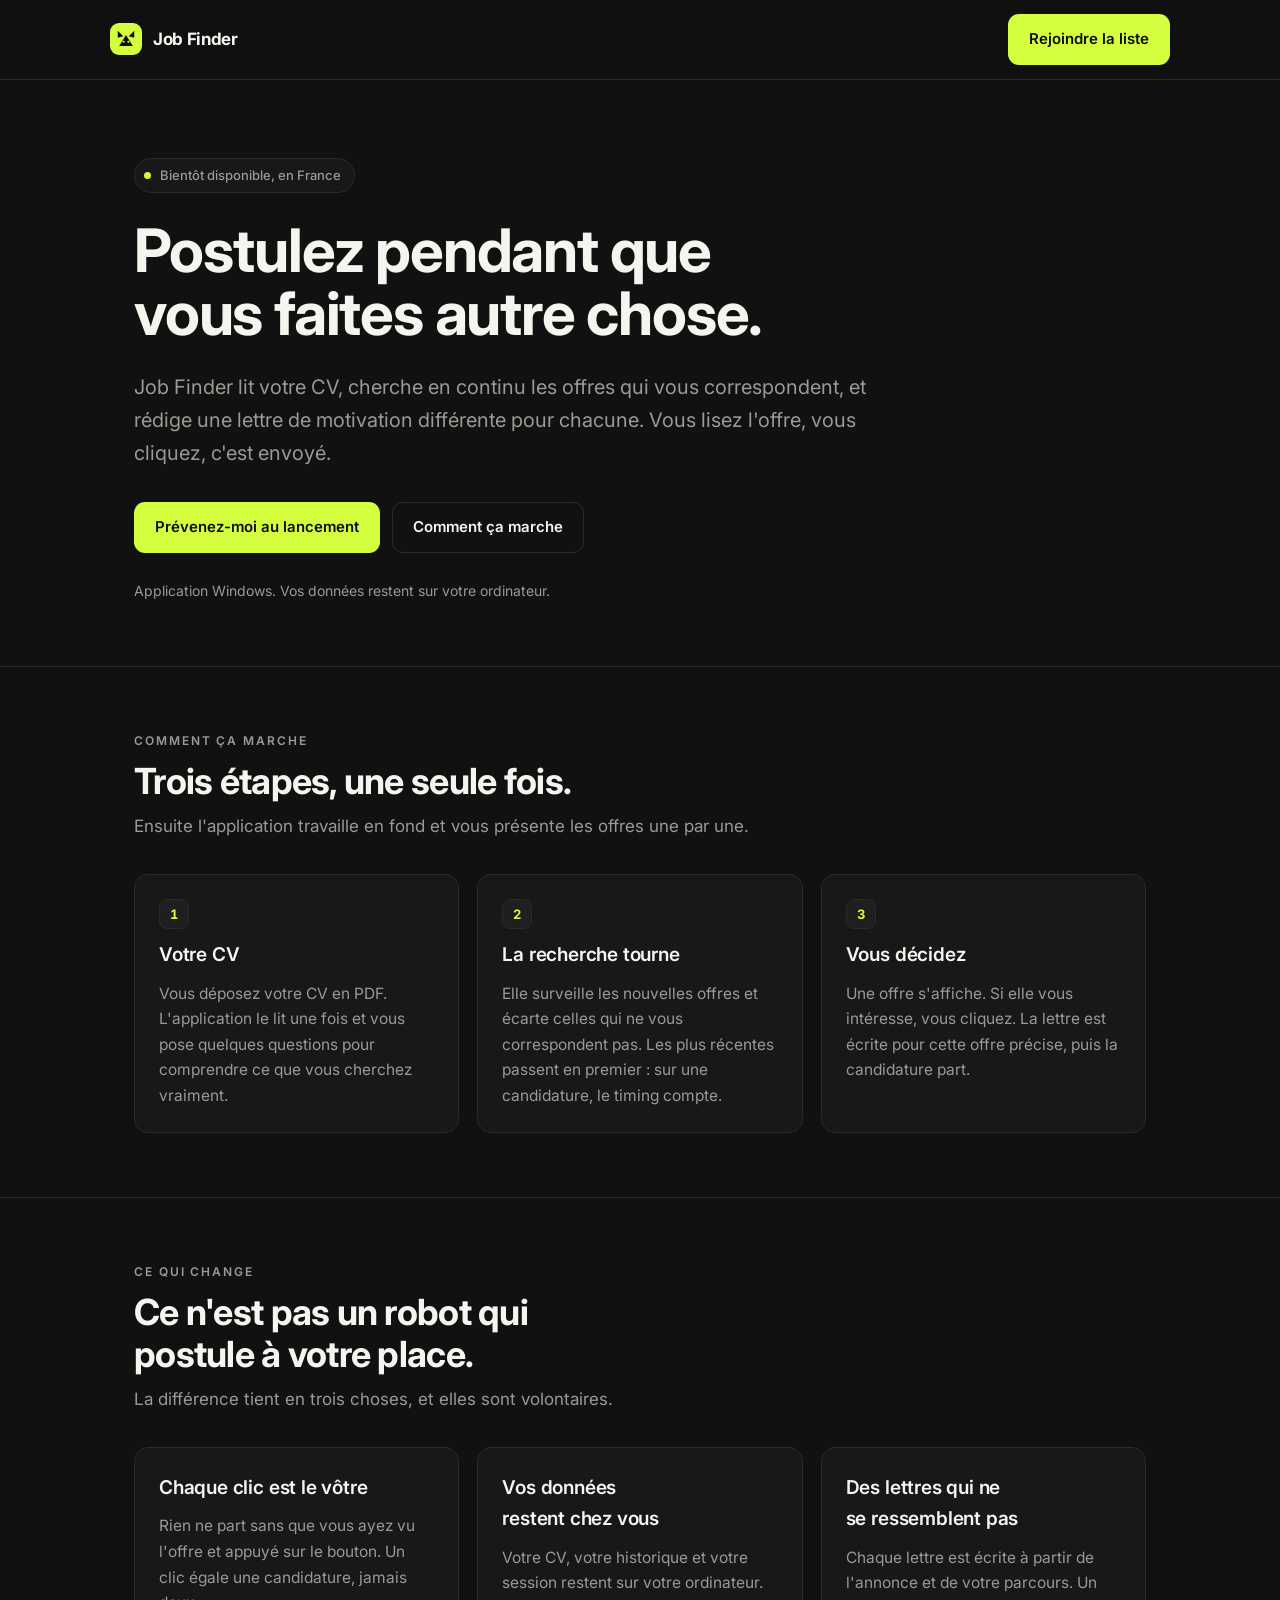
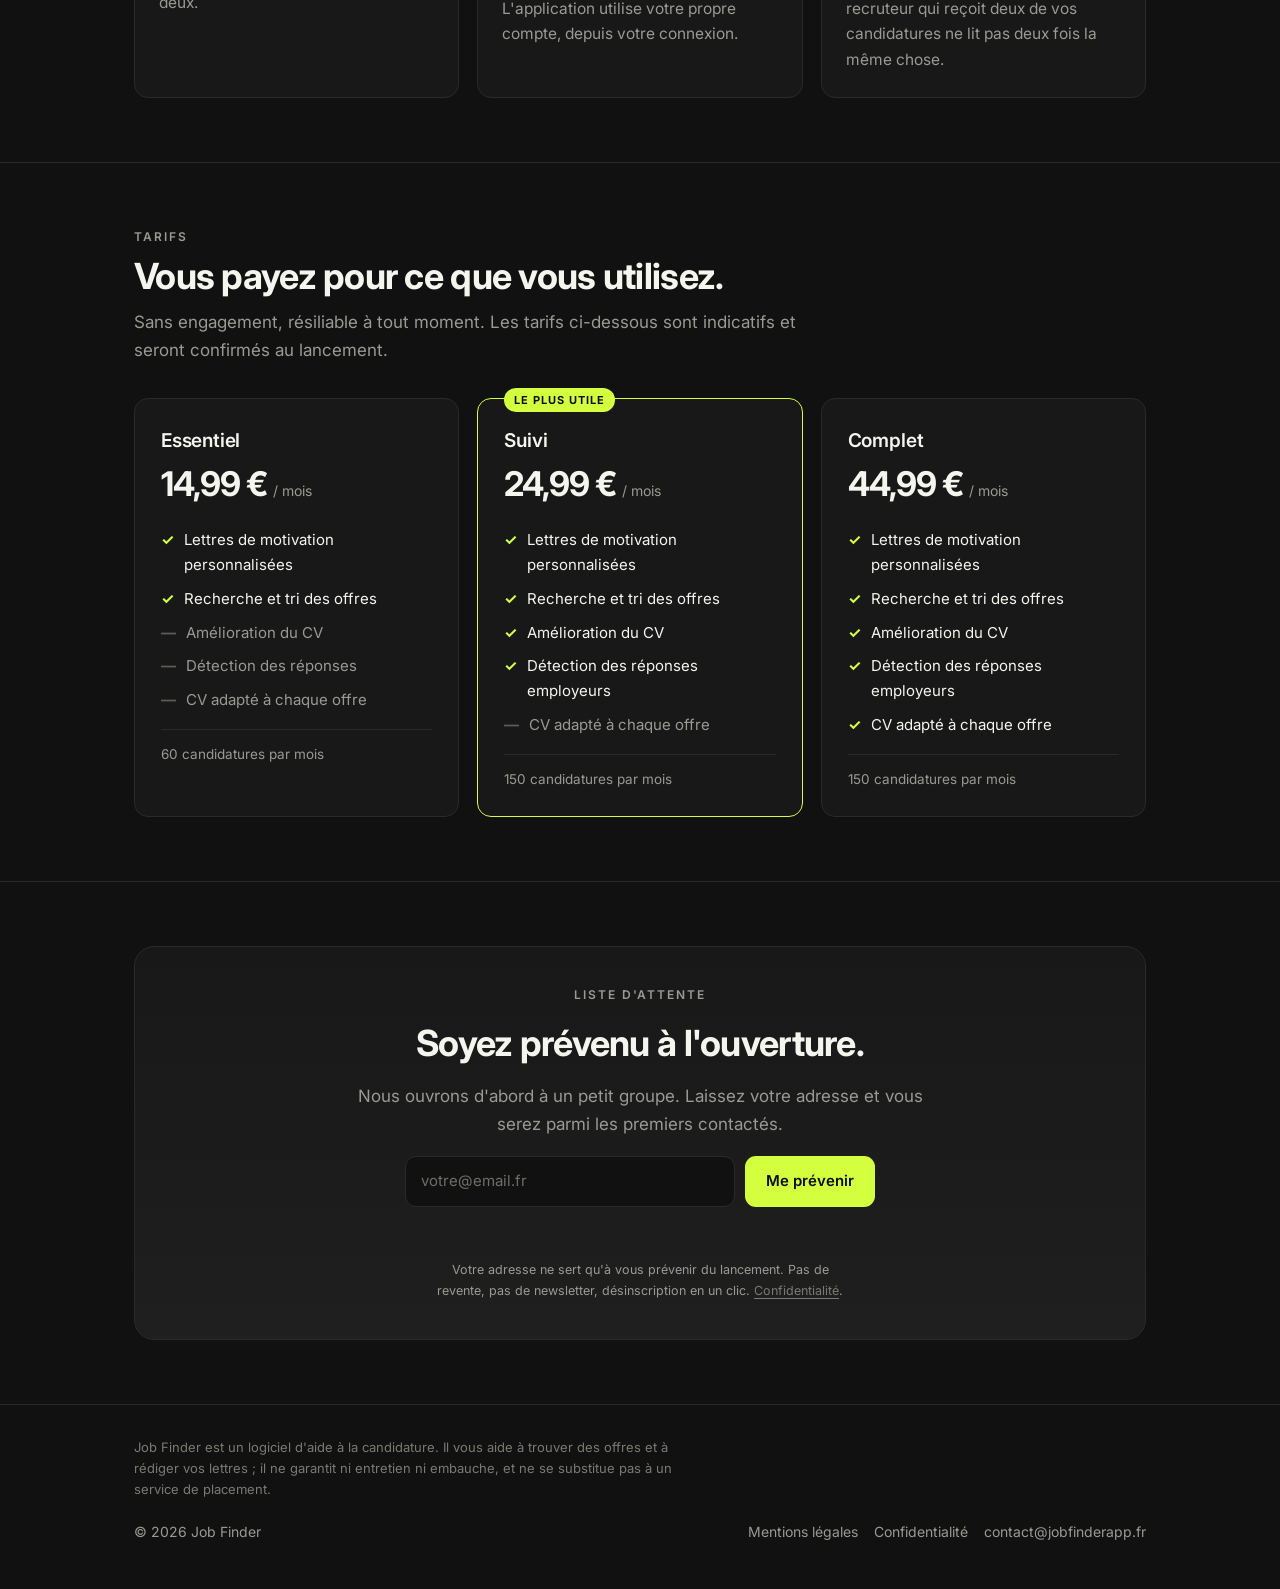
<file: index.html>
<!doctype html>
<html lang="fr">
<head>
<meta charset="utf-8">
<meta name="viewport" content="width=device-width, initial-scale=1">
<title>Job Finder — postulez pendant que vous faites autre chose</title>
<!-- Under ~155 characters or Google cuts it off mid-sentence in the results.
     Deliberately does not name the job site: no reason to optimise your own
     page to appear in searches for someone else's brand. --><meta name="description" content="Job Finder lit votre CV, trouve les offres qui vous correspondent et rédige une lettre de motivation personnalisée pour chacune. Vous cliquez, il postule.">
<meta name="color-scheme" content="dark">

<link rel="canonical" href="https://jobfinderapp.fr/">

<meta property="og:title" content="Job Finder — postulez pendant que vous faites autre chose">
<meta property="og:description" content="Il lit votre CV, trouve les offres qui vous correspondent, et écrit une lettre différente pour chaque candidature.">
<meta property="og:type" content="website">
<meta property="og:locale" content="fr_FR">
<meta property="og:url" content="https://jobfinderapp.fr/">
<meta property="og:site_name" content="Job Finder">
<meta name="twitter:card" content="summary">

<!-- Tells Google this is a software product rather than an employment agency.
     The category matters: Job Finder is a tool, not a placement service. -->
<script type="application/ld+json">
{
  "@context": "https://schema.org",
  "@type": "SoftwareApplication",
  "name": "Job Finder",
  "url": "https://jobfinderapp.fr/",
  "applicationCategory": "BusinessApplication",
  "operatingSystem": "Windows",
  "inLanguage": "fr-FR",
  "description": "Logiciel d'aide à la candidature : il lit votre CV, recherche les offres correspondantes et rédige une lettre de motivation personnalisée pour chaque candidature.",
  "offers": [
    {"@type": "Offer", "name": "Essentiel", "price": "14.99", "priceCurrency": "EUR"},
    {"@type": "Offer", "name": "Suivi", "price": "24.99", "priceCurrency": "EUR"},
    {"@type": "Offer", "name": "Complet", "price": "44.99", "priceCurrency": "EUR"}
  ]
}
</script>

<link rel="icon" href="favicon.png">
<link rel="preconnect" href="https://fonts.googleapis.com">
<link rel="preconnect" href="https://fonts.gstatic.com" crossorigin>
<link rel="stylesheet" href="https://fonts.googleapis.com/css2?family=Inter:wght@400;500;600;700&display=swap">

<style>
:root{
  --lime:#D4FF3F;
  --lime-dim:#B8E02F;
  --ink:#0E0E0E;
  --bg:#111111;
  --panel:#181818;
  --panel-2:#1F1F1F;
  --text:#F5F5F0;
  --muted:#9A9A94;
  --hairline:#2A2A2A;
  --radius:14px;
}
*{box-sizing:border-box}
html{scroll-behavior:smooth}
@media (prefers-reduced-motion:reduce){html{scroll-behavior:auto}*{animation:none!important;transition:none!important}}

body{
  margin:0;
  background:var(--bg);
  color:var(--text);
  font-family:Inter,ui-sans-serif,system-ui,-apple-system,"Segoe UI",sans-serif;
  font-size:17px;
  line-height:1.65;
  -webkit-font-smoothing:antialiased;
}

.wrap{max-width:1060px;margin:0 auto;padding:0 24px}

h1,h2,h3{margin:0;text-wrap:balance;letter-spacing:-0.02em;font-weight:700}
h1{font-size:clamp(34px,6vw,60px);line-height:1.05}
h2{font-size:clamp(26px,3.6vw,36px);line-height:1.15}
h3{font-size:19px;letter-spacing:-0.01em;font-weight:600}
p{margin:0}

a{color:var(--lime);text-underline-offset:3px}

.eyebrow{
  font-size:12px;font-weight:600;letter-spacing:.16em;text-transform:uppercase;color:var(--muted);
}

/* ---------- header ---------- */
header{
  position:sticky;top:0;z-index:20;
  background:rgba(17,17,17,.86);
  backdrop-filter:blur(10px);
  border-bottom:1px solid var(--hairline);
}
.bar{display:flex;align-items:center;justify-content:space-between;gap:16px;padding:14px 0}
.brand{display:flex;align-items:center;gap:11px;font-weight:700;letter-spacing:-0.02em;font-size:17px}
.tile{
  width:32px;height:32px;border-radius:9px;background:var(--lime);
  display:grid;place-items:center;flex:0 0 auto;
}
.tile svg{width:22px;height:22px;display:block}

/* ---------- buttons ---------- */
.btn{
  display:inline-flex;align-items:center;justify-content:center;gap:8px;
  padding:12px 20px;border-radius:11px;border:1px solid transparent;
  font:inherit;font-weight:600;font-size:15px;text-decoration:none;cursor:pointer;
  transition:transform .12s ease,background .15s ease,border-color .15s ease;
}
.btn:active{transform:translateY(1px)}
.btn-primary{background:var(--lime);color:var(--ink)}
.btn-primary:hover{background:var(--lime-dim)}
.btn-ghost{background:transparent;color:var(--text);border-color:var(--hairline)}
.btn-ghost:hover{border-color:#3A3A3A;background:var(--panel)}
.btn:focus-visible{outline:2px solid var(--lime);outline-offset:3px}

/* ---------- hero ---------- */
.hero{padding:78px 0 64px;display:grid;gap:26px;max-width:760px}
.hero p.lede{font-size:20px;color:var(--muted);max-width:60ch}
.hero .cta-row{display:flex;flex-wrap:wrap;gap:12px;align-items:center;margin-top:6px}
.hero .note{font-size:14px;color:var(--muted)}

/* justify-self, not align-self: .hero is a grid, where align-* is the vertical
   axis. align-self:flex-start left the pill stretched across the whole column. */
.badge{
  display:inline-flex;align-items:center;gap:9px;justify-self:start;
  padding:6px 13px 6px 9px;border-radius:999px;
  background:var(--panel);border:1px solid var(--hairline);
  font-size:13px;color:var(--muted);font-weight:500;
}
.dot{width:7px;height:7px;border-radius:50%;background:var(--lime);flex:0 0 auto}

/* ---------- sections ---------- */
section{padding:64px 0;border-top:1px solid var(--hairline)}
.section-head{display:grid;gap:10px;margin-bottom:34px;max-width:62ch}
.section-head p{color:var(--muted)}

.grid{display:grid;gap:18px}
@media(min-width:760px){.grid-3{grid-template-columns:repeat(3,1fr)}}

.card{
  background:var(--panel);border:1px solid var(--hairline);border-radius:var(--radius);
  padding:24px;display:grid;gap:10px;align-content:start;
}
.card p{color:var(--muted);font-size:15.5px}

.step-n{
  width:30px;height:30px;border-radius:8px;background:var(--panel-2);
  border:1px solid var(--hairline);color:var(--lime);
  display:grid;place-items:center;font-size:13px;font-weight:700;
  font-variant-numeric:tabular-nums;
}

/* ---------- pricing ---------- */
@media(min-width:860px){.grid-price{grid-template-columns:repeat(3,1fr)}}
.price{
  background:var(--panel);border:1px solid var(--hairline);border-radius:var(--radius);
  padding:26px;display:grid;gap:16px;align-content:start;position:relative;
}
.price.featured{border-color:var(--lime)}
.price .tag{
  position:absolute;top:-11px;left:26px;
  background:var(--lime);color:var(--ink);
  font-size:11px;font-weight:700;letter-spacing:.09em;text-transform:uppercase;
  padding:3px 10px;border-radius:999px;
}
.amount{display:flex;align-items:baseline;gap:6px}
.amount b{font-size:34px;font-weight:700;letter-spacing:-0.03em}
.amount span{color:var(--muted);font-size:14px}
.price ul{list-style:none;margin:0;padding:0;display:grid;gap:9px;font-size:15px}
.price li{display:flex;gap:10px;align-items:flex-start;color:var(--muted)}
.price li.on{color:var(--text)}
.tick{color:var(--lime);flex:0 0 auto;font-weight:700}
.cross{color:#5A5A56;flex:0 0 auto;font-weight:700}
.cap{font-size:13.5px;color:var(--muted);border-top:1px solid var(--hairline);padding-top:13px}

/* ---------- waitlist ---------- */
.waitlist{
  background:linear-gradient(180deg,var(--panel) 0%,var(--panel-2) 100%);
  border:1px solid var(--hairline);border-radius:20px;padding:38px 30px;
  display:grid;gap:18px;justify-items:center;text-align:center;
}
.waitlist h2{max-width:20ch}
.waitlist p{color:var(--muted);max-width:52ch}
form{display:flex;flex-wrap:wrap;gap:10px;justify-content:center;width:100%;max-width:470px}
input[type=email]{
  flex:1 1 240px;padding:12px 15px;border-radius:11px;
  background:var(--bg);border:1px solid var(--hairline);color:var(--text);
  font:inherit;font-size:15px;
}
input[type=email]::placeholder{color:#6E6E68}
input[type=email]:focus{outline:2px solid var(--lime);outline-offset:1px;border-color:transparent}
.consent{font-size:12.5px;color:#7A7A74;max-width:48ch}
.consent a{color:#7A7A74;text-decoration:underline}
.consent a:hover{color:var(--text)}

.form-message{font-size:14.5px;min-height:1.2em;margin:0}
.form-message.ok{color:var(--lime)}
.form-message.bad{color:#FF8A80}
.btn[disabled]{opacity:.6;cursor:progress}

/* ---------- footer ---------- */
footer{border-top:1px solid var(--hairline);padding:32px 0 46px;color:var(--muted);font-size:14px}
.foot-inner{display:grid;gap:20px}
.disclaimer{font-size:13px;color:#7A7A74;max-width:70ch;line-height:1.6}
.foot{display:flex;flex-wrap:wrap;gap:14px 26px;align-items:center;justify-content:space-between}
.foot nav{display:flex;flex-wrap:wrap;gap:16px}
.foot a{color:var(--muted);text-decoration:none}
.foot a:hover{color:var(--text);text-decoration:underline}
</style>
</head>
<body>

<header>
  <div class="wrap bar">
    <div class="brand">
      <span class="tile" aria-hidden="true">
        <svg viewBox="0 0 32 32">
          <polygon points="4,4 12,12 4,14" fill="#0E0E0E"/>
          <polygon points="28,4 20,12 28,14" fill="#0E0E0E"/>
          <polygon points="16,10 26,26 6,26" fill="#0E0E0E"/>
          <circle cx="12.5" cy="20" r="1.6" fill="#D4FF3F"/>
          <circle cx="19.5" cy="20" r="1.6" fill="#D4FF3F"/>
        </svg>
      </span>
      Job Finder
    </div>
    <a class="btn btn-primary" href="#liste">Rejoindre la liste</a>
  </div>
</header>

<main>
  <div class="wrap">
    <div class="hero">
      <span class="badge"><span class="dot"></span> Bientôt disponible, en France</span>
      <h1>Postulez pendant que vous faites autre chose.</h1>
      <p class="lede">
        Job Finder lit votre CV, cherche en continu les offres qui vous correspondent,
        et rédige une lettre de motivation différente pour chacune. Vous lisez l'offre,
        vous cliquez, c'est envoyé.
      </p>
      <div class="cta-row">
        <a class="btn btn-primary" href="#liste">Prévenez-moi au lancement</a>
        <a class="btn btn-ghost" href="#fonctionnement">Comment ça marche</a>
      </div>
      <p class="note">Application Windows. Vos données restent sur votre ordinateur.</p>
    </div>
  </div>

  <section id="fonctionnement">
    <div class="wrap">
      <div class="section-head">
        <p class="eyebrow">Comment ça marche</p>
        <h2>Trois étapes, une seule fois.</h2>
        <p>Ensuite l'application travaille en fond et vous présente les offres une par une.</p>
      </div>
      <div class="grid grid-3">
        <div class="card">
          <span class="step-n">1</span>
          <h3>Votre CV</h3>
          <p>Vous déposez votre CV en PDF. L'application le lit une fois et vous pose quelques
             questions pour comprendre ce que vous cherchez vraiment.</p>
        </div>
        <div class="card">
          <span class="step-n">2</span>
          <h3>La recherche tourne</h3>
          <p>Elle surveille les nouvelles offres et écarte celles qui ne vous correspondent pas.
             Les plus récentes passent en premier : sur une candidature, le timing compte.</p>
        </div>
        <div class="card">
          <span class="step-n">3</span>
          <h3>Vous décidez</h3>
          <p>Une offre s'affiche. Si elle vous intéresse, vous cliquez. La lettre est écrite
             pour cette offre précise, puis la candidature part.</p>
        </div>
      </div>
    </div>
  </section>

  <section id="difference">
    <div class="wrap">
      <div class="section-head">
        <p class="eyebrow">Ce qui change</p>
        <h2>Ce n'est pas un robot qui postule à votre place.</h2>
        <p>La différence tient en trois choses, et elles sont volontaires.</p>
      </div>
      <div class="grid grid-3">
        <div class="card">
          <h3>Chaque clic est le vôtre</h3>
          <p>Rien ne part sans que vous ayez vu l'offre et appuyé sur le bouton.
             Un clic égale une candidature, jamais deux.</p>
        </div>
        <div class="card">
          <h3>Vos données restent chez vous</h3>
          <p>Votre CV, votre historique et votre session restent sur votre ordinateur.
             L'application utilise votre propre compte, depuis votre connexion.</p>
        </div>
        <div class="card">
          <h3>Des lettres qui ne se ressemblent pas</h3>
          <p>Chaque lettre est écrite à partir de l'annonce et de votre parcours.
             Un recruteur qui reçoit deux de vos candidatures ne lit pas deux fois la même chose.</p>
        </div>
      </div>
    </div>
  </section>

  <section id="tarifs">
    <div class="wrap">
      <div class="section-head">
        <p class="eyebrow">Tarifs</p>
        <h2>Vous payez pour ce que vous utilisez.</h2>
        <p>Sans engagement, résiliable à tout moment. Les tarifs ci-dessous sont indicatifs
           et seront confirmés au lancement.</p>
      </div>
      <div class="grid grid-price">

        <div class="price">
          <div>
            <h3>Essentiel</h3>
            <div class="amount"><b>14,99 €</b><span>/ mois</span></div>
          </div>
          <ul>
            <li class="on"><span class="tick">✓</span> Lettres de motivation personnalisées</li>
            <li class="on"><span class="tick">✓</span> Recherche et tri des offres</li>
            <li><span class="cross">—</span> Amélioration du CV</li>
            <li><span class="cross">—</span> Détection des réponses</li>
            <li><span class="cross">—</span> CV adapté à chaque offre</li>
          </ul>
          <p class="cap">60 candidatures par mois</p>
        </div>

        <div class="price featured">
          <span class="tag">Le plus utile</span>
          <div>
            <h3>Suivi</h3>
            <div class="amount"><b>24,99 €</b><span>/ mois</span></div>
          </div>
          <ul>
            <li class="on"><span class="tick">✓</span> Lettres de motivation personnalisées</li>
            <li class="on"><span class="tick">✓</span> Recherche et tri des offres</li>
            <li class="on"><span class="tick">✓</span> Amélioration du CV</li>
            <li class="on"><span class="tick">✓</span> Détection des réponses employeurs</li>
            <li><span class="cross">—</span> CV adapté à chaque offre</li>
          </ul>
          <p class="cap">150 candidatures par mois</p>
        </div>

        <div class="price">
          <div>
            <h3>Complet</h3>
            <div class="amount"><b>44,99 €</b><span>/ mois</span></div>
          </div>
          <ul>
            <li class="on"><span class="tick">✓</span> Lettres de motivation personnalisées</li>
            <li class="on"><span class="tick">✓</span> Recherche et tri des offres</li>
            <li class="on"><span class="tick">✓</span> Amélioration du CV</li>
            <li class="on"><span class="tick">✓</span> Détection des réponses employeurs</li>
            <li class="on"><span class="tick">✓</span> CV adapté à chaque offre</li>
          </ul>
          <p class="cap">150 candidatures par mois</p>
        </div>

      </div>
    </div>
  </section>

  <section id="liste">
    <div class="wrap">
      <div class="waitlist">
        <p class="eyebrow">Liste d'attente</p>
        <h2>Soyez prévenu à l'ouverture.</h2>
        <p>Nous ouvrons d'abord à un petit groupe. Laissez votre adresse et vous serez
           parmi les premiers contactés.</p>

        <form id="waitlist-form" novalidate>
          <input type="email" name="email" required autocomplete="email"
                 placeholder="votre@email.fr" aria-label="Votre adresse email">
          <button class="btn btn-primary" type="submit" id="waitlist-submit">Me prévenir</button>
        </form>

        <p id="waitlist-message" class="form-message" role="status" aria-live="polite"></p>

        <p class="consent">
          Votre adresse ne sert qu'à vous prévenir du lancement. Pas de revente,
          pas de newsletter, désinscription en un clic.
          <a href="confidentialite.html">Confidentialité</a>.
        </p>
      </div>
    </div>
  </section>
</main>

<footer>
  <div class="wrap foot-inner">
    <!-- Says plainly what this is. France regulates paid job PLACEMENT; a tool
         that helps you apply is a different thing, and the difference has to be
         visible in the copy, not just true in the intent. -->
    <p class="disclaimer">
      Job Finder est un logiciel d'aide à la candidature. Il vous aide à trouver
      des offres et à rédiger vos lettres&nbsp;; il ne garantit ni entretien
      ni embauche, et ne se substitue pas à un service de placement.
    </p>
    <div class="foot">
      <span>© 2026 Job Finder</span>
      <!-- No CGV link yet, on purpose: conditions of SALE describe a sale, and
           nothing is for sale until the beta opens. A page saying "we sell
           nothing" would be worse than no page. It goes back before the first
           euro is taken. -->
      <nav>
        <a href="mentions-legales.html">Mentions légales</a>
        <a href="confidentialite.html">Confidentialité</a>
        <a href="mailto:contact@jobfinderapp.fr">contact@jobfinderapp.fr</a>
      </nav>
    </div>
  </div>
</footer>

<script>
/* ═══════════════════════════════════════════════════════════════════
   ▼ THE ONE LINE TO CHANGE ▼

   The Formspree endpoint. Safe to have in a public page — it is a
   letterbox: anyone can post to it, nobody can read what was posted
   without signing in to the Formspree account. Not the same kind of
   thing as an API key, which must never appear here.

   Free plan: 50 submissions a month. If a video does well, that is
   the ceiling you hit first.
   ═══════════════════════════════════════════════════════════════════ */
const WAITLIST_ENDPOINT = "https://formspree.io/f/xljrkzvo";

(function () {
  const form = document.getElementById("waitlist-form");
  const field = form.querySelector('input[name="email"]');
  const button = document.getElementById("waitlist-submit");
  const message = document.getElementById("waitlist-message");

  function say(text, kind) {
    message.textContent = text;
    message.className = "form-message" + (kind ? " " + kind : "");
  }

  form.addEventListener("submit", async function (event) {
    event.preventDefault();

    const email = field.value.trim();
    // Checked here as well as by the browser: novalidate gives us a message
    // in our own voice and in French, rather than the browser's.
    if (!email || !/^[^\s@]+@[^\s@]+\.[^\s@]{2,}$/.test(email)) {
      say("Cette adresse n'a pas l'air valide.", "bad");
      field.focus();
      return;
    }

    if (!WAITLIST_ENDPOINT) {
      say("Les inscriptions ouvrent très bientôt. Revenez dans quelques jours.", "bad");
      return;
    }

    button.disabled = true;
    const original = button.textContent;
    button.textContent = "Envoi…";
    say("");

    try {
      const response = await fetch(WAITLIST_ENDPOINT, {
        method: "POST",
        headers: { "Content-Type": "application/json", Accept: "application/json" },
        body: JSON.stringify({ email: email }),
      });

      if (response.ok) {
        form.hidden = true;
        say("C'est noté. Vous serez prévenu dès l'ouverture.", "ok");
      } else {
        say("L'envoi a échoué. Réessayez, ou écrivez à contact@jobfinderapp.fr.", "bad");
      }
    } catch (e) {
      // Offline, or the request was blocked. Either way the address is lost,
      // so give them a route that does not depend on this form working.
      say("Connexion impossible. Réessayez, ou écrivez à contact@jobfinderapp.fr.", "bad");
    } finally {
      button.disabled = false;
      button.textContent = original;
    }
  });
})();
</script>

</body>
</html>
</file>
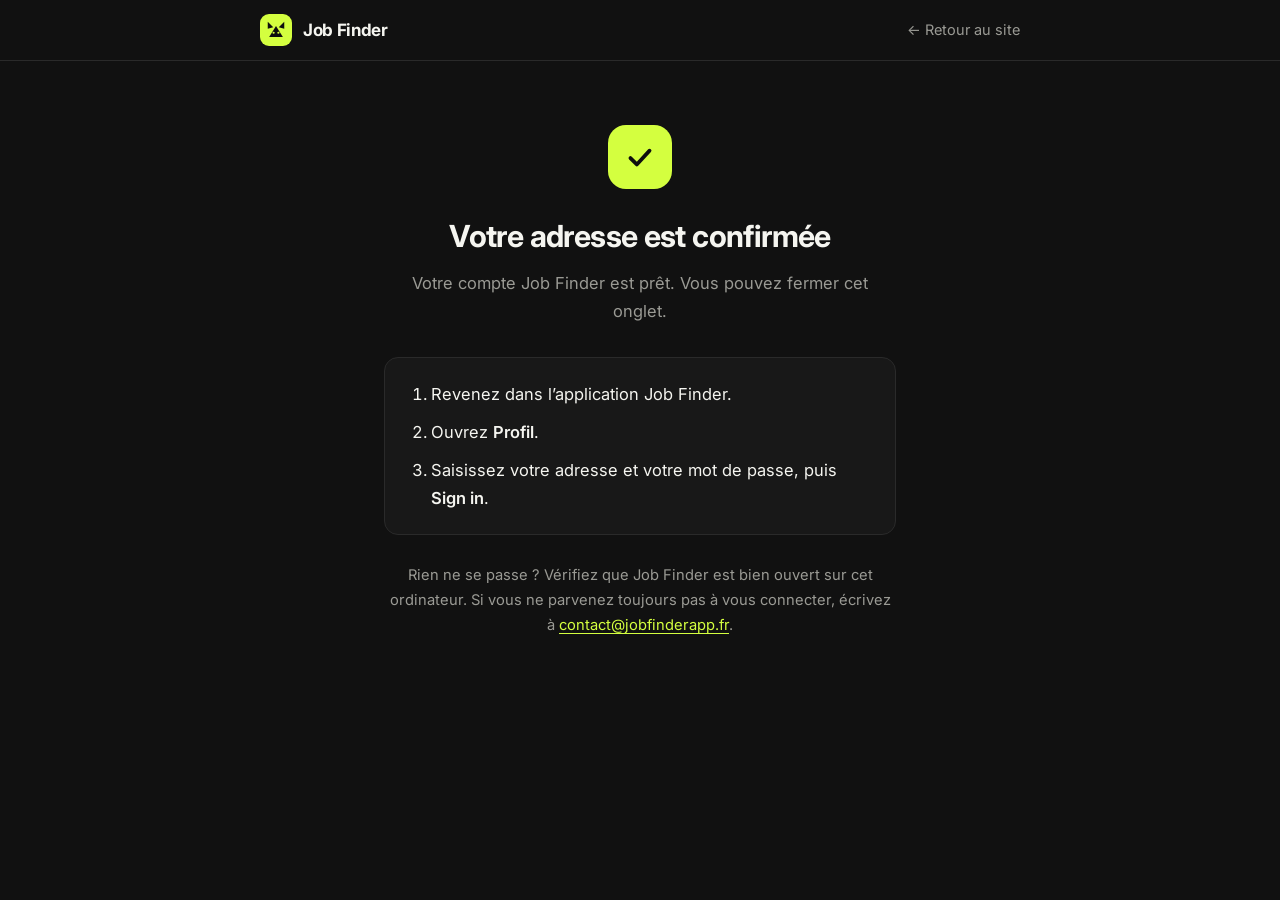
<file: compte-confirme.html>
<!doctype html>
<html lang="fr">
<head>
<meta charset="utf-8">
<meta name="viewport" content="width=device-width, initial-scale=1">
<title>Adresse confirmée — Job Finder</title>
<meta name="color-scheme" content="dark">

<!-- Not a page anyone should reach from a search result: it is the landing
     spot for one link in one email, and it says nothing useful out of that
     context. -->
<meta name="robots" content="noindex, follow">

<link rel="icon" href="/favicon.png" type="image/png">
<link rel="preconnect" href="https://fonts.googleapis.com">
<link rel="preconnect" href="https://fonts.gstatic.com" crossorigin>
<link href="https://fonts.googleapis.com/css2?family=Inter:wght@400;600;700&display=swap" rel="stylesheet">
<link rel="stylesheet" href="/legal.css">

<style>
  /* This page is one message, so it is centred rather than following the
     document layout the legal pages use. */
  main.confirm{max-width:560px;padding-top:64px;padding-bottom:96px;text-align:center}
  .confirm .mark{
    width:64px;height:64px;border-radius:18px;background:var(--lime);
    display:inline-flex;align-items:center;justify-content:center;margin-bottom:28px;
  }
  .confirm h1{font-size:1.9rem;line-height:1.25;margin:0 0 14px}
  .confirm .lead{color:var(--muted);margin:0 0 32px}
  .steps{
    text-align:left;background:var(--panel);border:1px solid var(--hairline);
    border-radius:14px;padding:22px 26px;margin:0 0 28px;
  }
  .steps ol{margin:0;padding-left:20px}
  .steps li{margin:0 0 10px}
  .steps li:last-child{margin-bottom:0}
  .aside{color:var(--muted);font-size:0.92rem}
</style>
</head>
<body>

<header>
  <div class="wrap bar">
    <a class="brand" href="/">
      <span class="tile" aria-hidden="true">
        <svg viewBox="0 0 32 32">
          <polygon points="4,4 12,12 4,14" fill="#0E0E0E"/>
          <polygon points="28,4 20,12 28,14" fill="#0E0E0E"/>
          <polygon points="16,10 26,26 6,26" fill="#0E0E0E"/>
          <circle cx="12.5" cy="20" r="1.6" fill="#D4FF3F"/>
          <circle cx="19.5" cy="20" r="1.6" fill="#D4FF3F"/>
        </svg>
      </span>
      Job Finder
    </a>
    <a class="back" href="/">← Retour au site</a>
  </div>
</header>

<main class="wrap confirm">
  <span class="mark" aria-hidden="true">
    <svg viewBox="0 0 32 32" width="34" height="34">
      <path d="M7 17 L13 23 L25 10" fill="none" stroke="#0E0E0E"
            stroke-width="3.5" stroke-linecap="round" stroke-linejoin="round"/>
    </svg>
  </span>

  <h1>Votre adresse est confirmée</h1>
  <p class="lead">Votre compte Job Finder est prêt. Vous pouvez fermer cet onglet.</p>

  <div class="steps">
    <ol>
      <li>Revenez dans l’application Job Finder.</li>
      <li>Ouvrez <strong>Profil</strong>.</li>
      <li>Saisissez votre adresse et votre mot de passe, puis
          <strong>Sign in</strong>.</li>
    </ol>
  </div>

  <p class="aside">
    Rien ne se passe ? Vérifiez que Job Finder est bien ouvert sur cet
    ordinateur. Si vous ne parvenez toujours pas à vous connecter, écrivez à
    <a href="mailto:contact@jobfinderapp.fr">contact@jobfinderapp.fr</a>.
  </p>
</main>

</body>
</html>
</file>
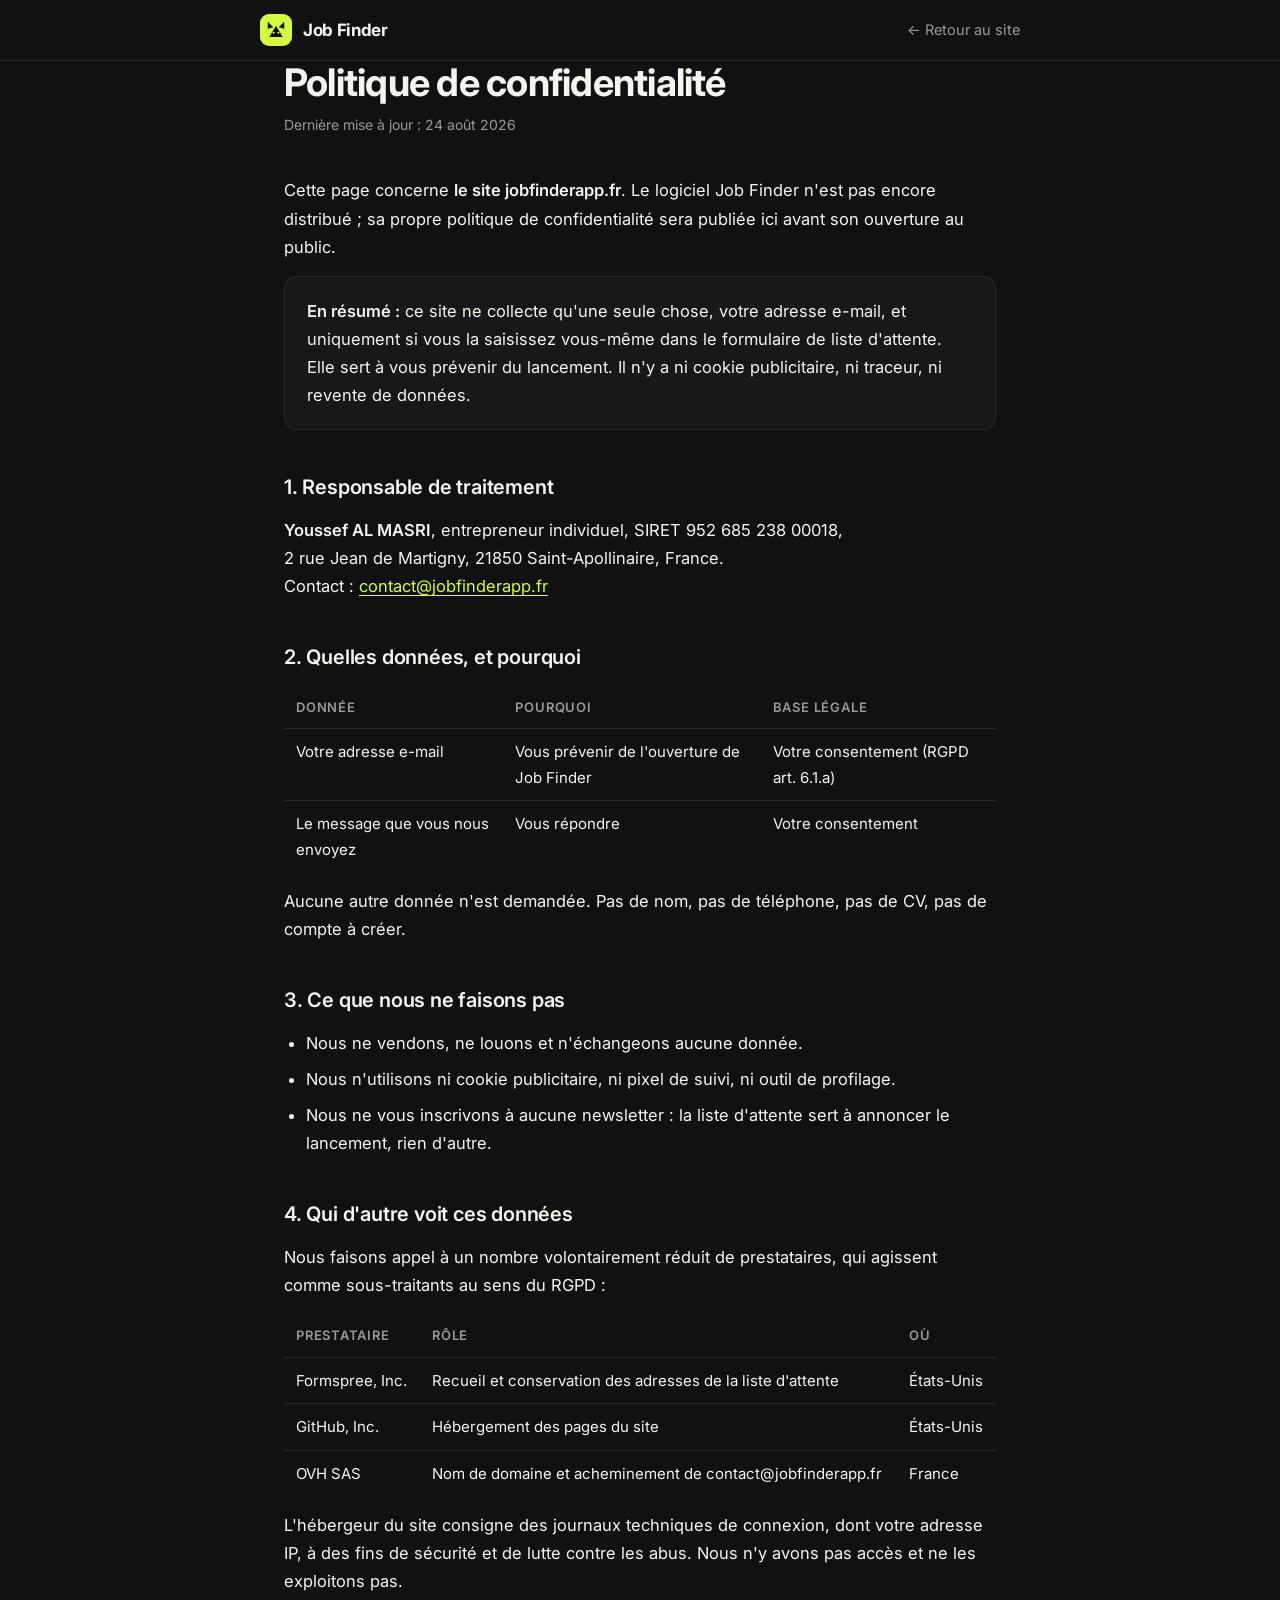
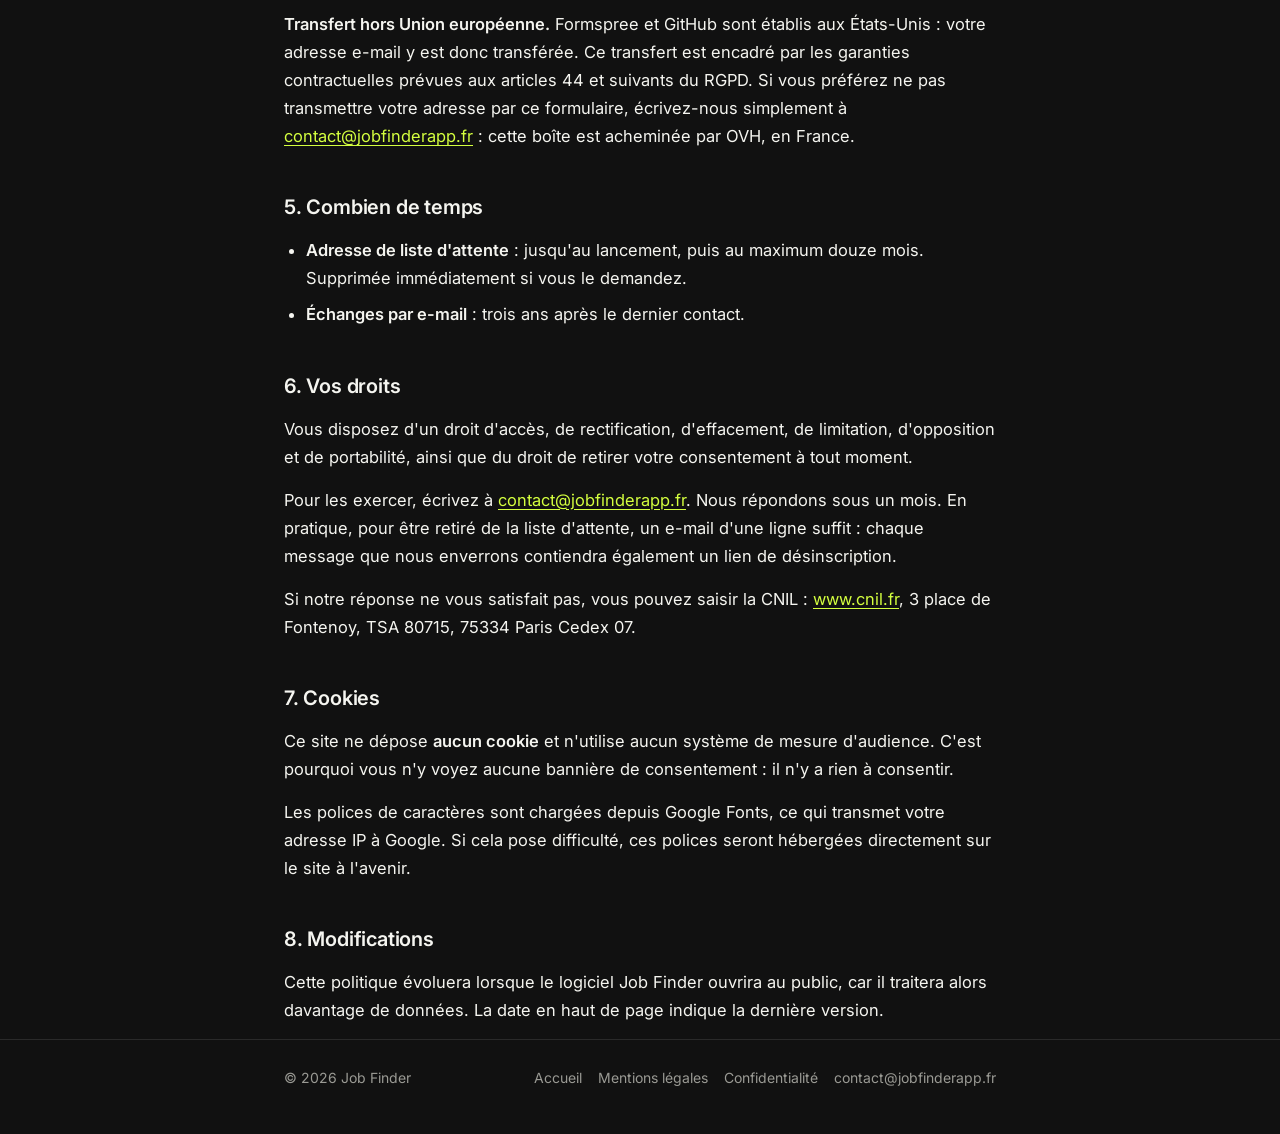
<file: confidentialite.html>
<!doctype html>
<html lang="fr">
<head>
<meta charset="utf-8">
<meta name="viewport" content="width=device-width, initial-scale=1">
<title>Politique de confidentialité — Job Finder</title>
<meta name="description" content="Quelles données le site jobfinderapp.fr collecte, pourquoi, combien de temps, et comment exercer vos droits.">
<meta name="robots" content="index, follow">
<meta name="color-scheme" content="dark">
<link rel="icon" href="favicon.png">
<link rel="canonical" href="https://jobfinderapp.fr/confidentialite.html">
<link rel="preconnect" href="https://fonts.googleapis.com">
<link rel="preconnect" href="https://fonts.gstatic.com" crossorigin>
<link rel="stylesheet" href="https://fonts.googleapis.com/css2?family=Inter:wght@400;500;600;700&display=swap">
<link rel="stylesheet" href="legal.css">
</head>
<body>

<header>
  <div class="wrap bar">
    <a class="brand" href="/">
      <span class="tile" aria-hidden="true">
        <svg viewBox="0 0 32 32">
          <polygon points="4,4 12,12 4,14" fill="#0E0E0E"/>
          <polygon points="28,4 20,12 28,14" fill="#0E0E0E"/>
          <polygon points="16,10 26,26 6,26" fill="#0E0E0E"/>
          <circle cx="12.5" cy="20" r="1.6" fill="#D4FF3F"/>
          <circle cx="19.5" cy="20" r="1.6" fill="#D4FF3F"/>
        </svg>
      </span>
      Job Finder
    </a>
    <a class="back" href="/">← Retour au site</a>
  </div>
</header>

<main class="wrap">
  <h1>Politique de confidentialité</h1>
  <p class="updated">Dernière mise à jour : 24 août 2026</p>

  <p>
    Cette page concerne <strong>le site jobfinderapp.fr</strong>. Le logiciel
    Job Finder n'est pas encore distribué&nbsp;; sa propre politique de
    confidentialité sera publiée ici avant son ouverture au public.
  </p>

  <div class="panel">
    <p>
      <strong>En résumé :</strong> ce site ne collecte qu'une seule chose, votre
      adresse e-mail, et uniquement si vous la saisissez vous-même dans le
      formulaire de liste d'attente. Elle sert à vous prévenir du lancement.
      Il n'y a ni cookie publicitaire, ni traceur, ni revente de données.
    </p>
  </div>

  <h2>1. Responsable de traitement</h2>
  <p>
    <strong>Youssef AL MASRI</strong>, entrepreneur individuel,
    SIRET 952 685 238 00018,<br>
    2 rue Jean de Martigny, 21850 Saint-Apollinaire, France.<br>
    Contact : <a href="mailto:contact@jobfinderapp.fr">contact@jobfinderapp.fr</a>
  </p>

  <h2>2. Quelles données, et pourquoi</h2>
  <table>
    <thead>
      <tr><th>Donnée</th><th>Pourquoi</th><th>Base légale</th></tr>
    </thead>
    <tbody>
      <tr>
        <td>Votre adresse e-mail</td>
        <td>Vous prévenir de l'ouverture de Job Finder</td>
        <td>Votre consentement (RGPD art. 6.1.a)</td>
      </tr>
      <tr>
        <td>Le message que vous nous envoyez</td>
        <td>Vous répondre</td>
        <td>Votre consentement</td>
      </tr>
    </tbody>
  </table>
  <p>
    Aucune autre donnée n'est demandée. Pas de nom, pas de téléphone, pas de CV,
    pas de compte à créer.
  </p>

  <h2>3. Ce que nous ne faisons pas</h2>
  <ul>
    <li>Nous ne vendons, ne louons et n'échangeons aucune donnée.</li>
    <li>Nous n'utilisons ni cookie publicitaire, ni pixel de suivi, ni outil de profilage.</li>
    <li>Nous ne vous inscrivons à aucune newsletter&nbsp;: la liste d'attente sert à annoncer le lancement, rien d'autre.</li>
  </ul>

  <h2>4. Qui d'autre voit ces données</h2>
  <p>
    Nous faisons appel à un nombre volontairement réduit de prestataires, qui
    agissent comme sous-traitants au sens du RGPD&nbsp;:
  </p>
  <table>
    <thead>
      <tr><th>Prestataire</th><th>Rôle</th><th>Où</th></tr>
    </thead>
    <tbody>
      <tr>
        <td>Formspree, Inc.</td>
        <td>Recueil et conservation des adresses de la liste d'attente</td>
        <td>États-Unis</td>
      </tr>
      <tr>
        <td>GitHub, Inc.</td>
        <td>Hébergement des pages du site</td>
        <td>États-Unis</td>
      </tr>
      <tr>
        <td>OVH SAS</td>
        <td>Nom de domaine et acheminement de contact@jobfinderapp.fr</td>
        <td>France</td>
      </tr>
    </tbody>
  </table>
  <p>
    L'hébergeur du site consigne des journaux techniques de connexion, dont
    votre adresse IP, à des fins de sécurité et de lutte contre les abus. Nous
    n'y avons pas accès et ne les exploitons pas.
  </p>
  <p>
    <strong>Transfert hors Union européenne.</strong> Formspree et GitHub sont
    établis aux États-Unis&nbsp;: votre adresse e-mail y est donc transférée.
    Ce transfert est encadré par les garanties contractuelles prévues aux
    articles 44 et suivants du RGPD. Si vous préférez ne pas transmettre votre
    adresse par ce formulaire, écrivez-nous simplement à
    <a href="mailto:contact@jobfinderapp.fr">contact@jobfinderapp.fr</a>&nbsp;:
    cette boîte est acheminée par OVH, en France.
  </p>

  <h2>5. Combien de temps</h2>
  <ul>
    <li><strong>Adresse de liste d'attente</strong> : jusqu'au lancement, puis au maximum douze mois. Supprimée immédiatement si vous le demandez.</li>
    <li><strong>Échanges par e-mail</strong> : trois ans après le dernier contact.</li>
  </ul>

  <h2>6. Vos droits</h2>
  <p>
    Vous disposez d'un droit d'accès, de rectification, d'effacement, de
    limitation, d'opposition et de portabilité, ainsi que du droit de retirer
    votre consentement à tout moment.
  </p>
  <p>
    Pour les exercer, écrivez à
    <a href="mailto:contact@jobfinderapp.fr">contact@jobfinderapp.fr</a>. Nous
    répondons sous un mois. En pratique, pour être retiré de la liste d'attente,
    un e-mail d'une ligne suffit&nbsp;: chaque message que nous enverrons
    contiendra également un lien de désinscription.
  </p>
  <p>
    Si notre réponse ne vous satisfait pas, vous pouvez saisir la CNIL&nbsp;:
    <a href="https://www.cnil.fr" rel="noopener">www.cnil.fr</a>, 3 place de
    Fontenoy, TSA 80715, 75334 Paris Cedex 07.
  </p>

  <h2>7. Cookies</h2>
  <p>
    Ce site ne dépose <strong>aucun cookie</strong> et n'utilise aucun système de
    mesure d'audience. C'est pourquoi vous n'y voyez aucune bannière de
    consentement&nbsp;: il n'y a rien à consentir.
  </p>
  <p>
    Les polices de caractères sont chargées depuis Google Fonts, ce qui transmet
    votre adresse IP à Google. Si cela pose difficulté, ces polices seront
    hébergées directement sur le site à l'avenir.
  </p>

  <h2>8. Modifications</h2>
  <p>
    Cette politique évoluera lorsque le logiciel Job Finder ouvrira au public,
    car il traitera alors davantage de données. La date en haut de page indique
    la dernière version.
  </p>
</main>

<footer>
  <div class="wrap foot">
    <span>© 2026 Job Finder</span>
    <nav>
      <a href="/">Accueil</a>
      <a href="mentions-legales.html">Mentions légales</a>
      <a href="confidentialite.html">Confidentialité</a>
      <a href="mailto:contact@jobfinderapp.fr">contact@jobfinderapp.fr</a>
    </nav>
  </div>
</footer>

</body>
</html>
</file>
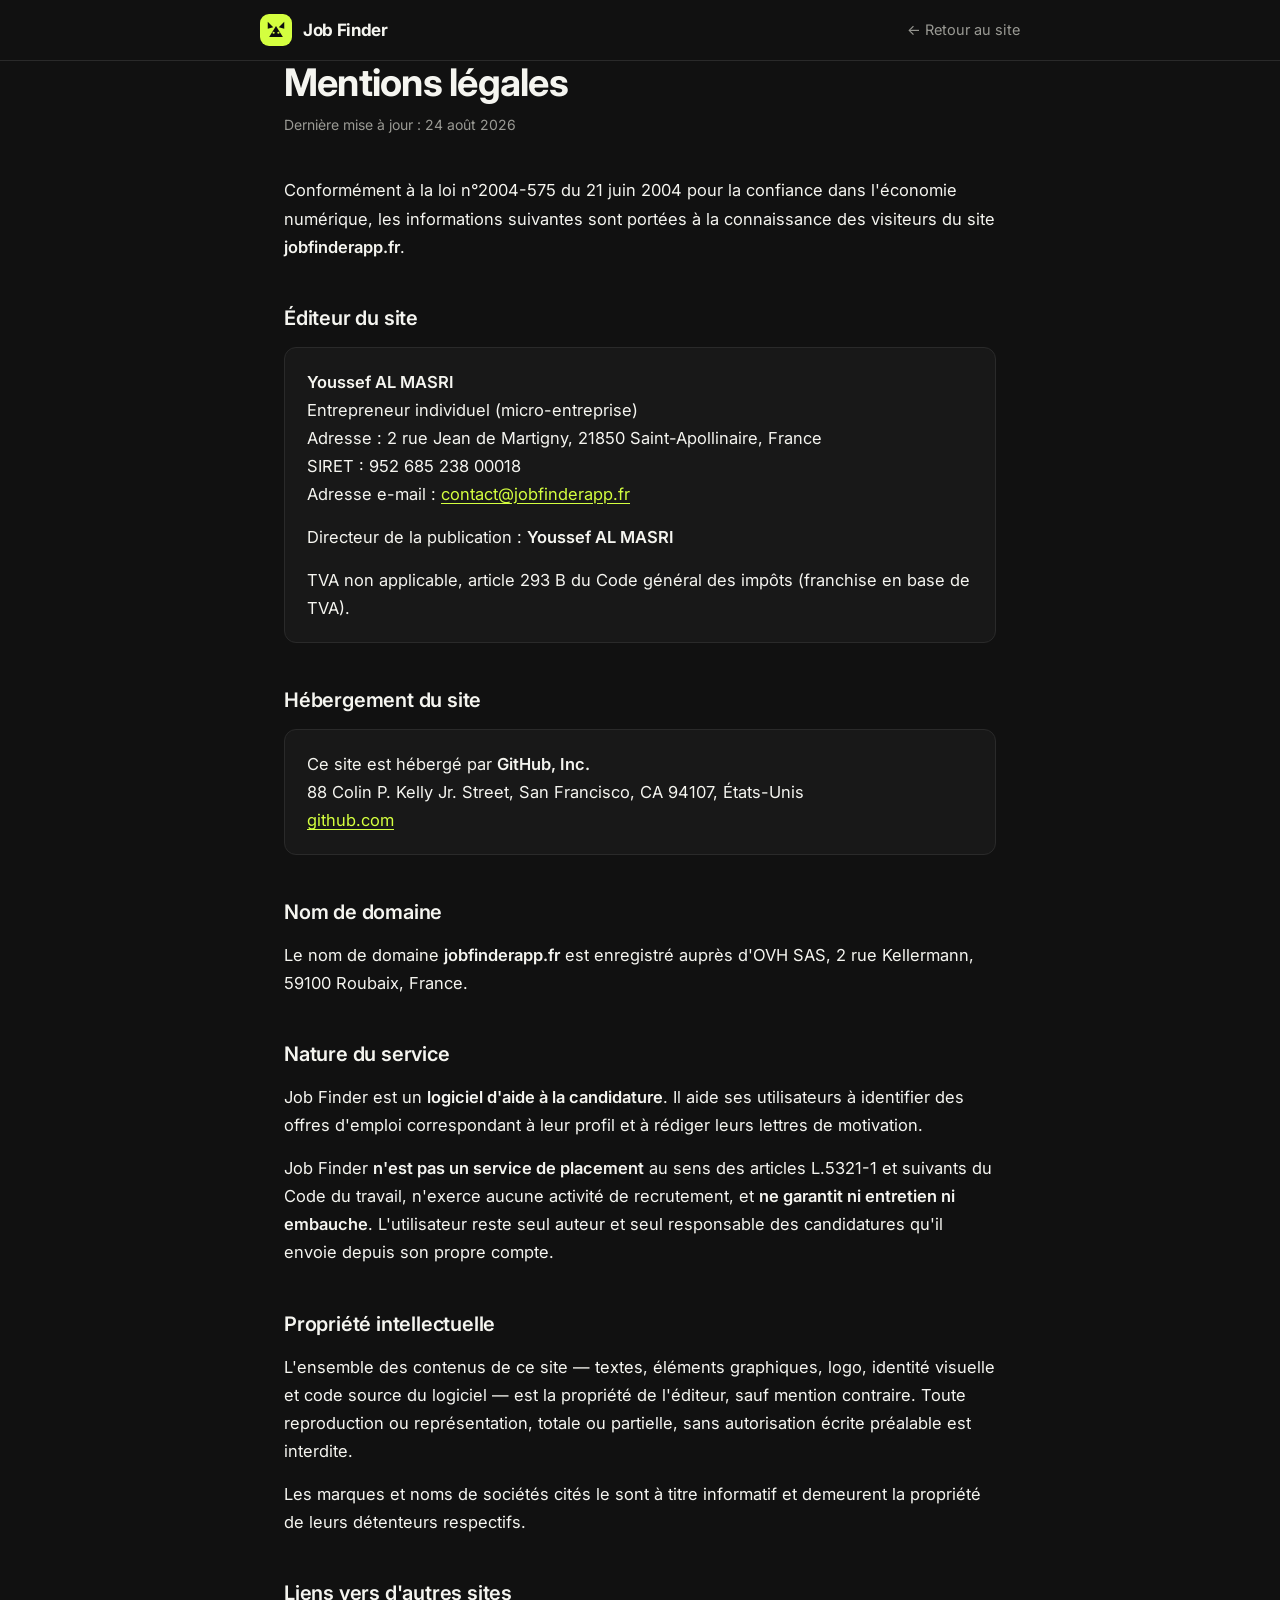
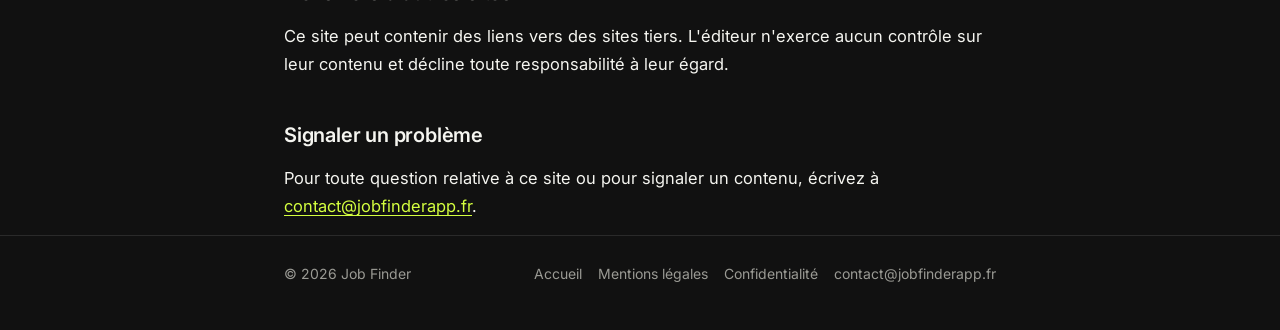
<file: mentions-legales.html>
<!doctype html>
<html lang="fr">
<head>
<meta charset="utf-8">
<meta name="viewport" content="width=device-width, initial-scale=1">
<title>Mentions légales — Job Finder</title>
<meta name="description" content="Mentions légales du site jobfinderapp.fr : éditeur, hébergeur et contact.">
<meta name="robots" content="index, follow">
<meta name="color-scheme" content="dark">
<link rel="icon" href="favicon.png">
<link rel="canonical" href="https://jobfinderapp.fr/mentions-legales.html">
<link rel="preconnect" href="https://fonts.googleapis.com">
<link rel="preconnect" href="https://fonts.gstatic.com" crossorigin>
<link rel="stylesheet" href="https://fonts.googleapis.com/css2?family=Inter:wght@400;500;600;700&display=swap">
<link rel="stylesheet" href="legal.css">
</head>
<body>

<header>
  <div class="wrap bar">
    <a class="brand" href="/">
      <span class="tile" aria-hidden="true">
        <svg viewBox="0 0 32 32">
          <polygon points="4,4 12,12 4,14" fill="#0E0E0E"/>
          <polygon points="28,4 20,12 28,14" fill="#0E0E0E"/>
          <polygon points="16,10 26,26 6,26" fill="#0E0E0E"/>
          <circle cx="12.5" cy="20" r="1.6" fill="#D4FF3F"/>
          <circle cx="19.5" cy="20" r="1.6" fill="#D4FF3F"/>
        </svg>
      </span>
      Job Finder
    </a>
    <a class="back" href="/">← Retour au site</a>
  </div>
</header>

<main class="wrap">
  <h1>Mentions légales</h1>
  <p class="updated">Dernière mise à jour : 24 août 2026</p>

  <p>
    Conformément à la loi n°2004-575 du 21 juin 2004 pour la confiance dans
    l'économie numérique, les informations suivantes sont portées à la
    connaissance des visiteurs du site <strong>jobfinderapp.fr</strong>.
  </p>

  <h2>Éditeur du site</h2>
  <div class="panel">
    <p>
      <strong>Youssef AL MASRI</strong><br>
      Entrepreneur individuel (micro-entreprise)<br>
      Adresse : 2 rue Jean de Martigny, 21850 Saint-Apollinaire, France<br>
      SIRET : 952 685 238 00018<br>
      Adresse e-mail : <a href="mailto:contact@jobfinderapp.fr">contact@jobfinderapp.fr</a>
    </p>
    <p>
      Directeur de la publication : <strong>Youssef AL MASRI</strong>
    </p>
    <p>
      TVA non applicable, article 293 B du Code général des impôts
      (franchise en base de TVA).
    </p>
  </div>

  <h2>Hébergement du site</h2>
  <div class="panel">
    <p>
      Ce site est hébergé par <strong>GitHub, Inc.</strong><br>
      88 Colin P. Kelly Jr. Street, San Francisco, CA 94107, États-Unis<br>
      <a href="https://github.com" rel="noopener">github.com</a>
    </p>
  </div>

  <h2>Nom de domaine</h2>
  <p>
    Le nom de domaine <strong>jobfinderapp.fr</strong> est enregistré auprès
    d'OVH SAS, 2 rue Kellermann, 59100 Roubaix, France.
  </p>

  <h2>Nature du service</h2>
  <p>
    Job Finder est un <strong>logiciel d'aide à la candidature</strong>. Il aide
    ses utilisateurs à identifier des offres d'emploi correspondant à leur profil
    et à rédiger leurs lettres de motivation.
  </p>
  <p>
    Job Finder <strong>n'est pas un service de placement</strong> au sens des
    articles L.5321-1 et suivants du Code du travail, n'exerce aucune activité
    de recrutement, et <strong>ne garantit ni entretien ni embauche</strong>.
    L'utilisateur reste seul auteur et seul responsable des candidatures qu'il
    envoie depuis son propre compte.
  </p>

  <h2>Propriété intellectuelle</h2>
  <p>
    L'ensemble des contenus de ce site — textes, éléments graphiques, logo,
    identité visuelle et code source du logiciel — est la propriété de l'éditeur,
    sauf mention contraire. Toute reproduction ou représentation, totale ou
    partielle, sans autorisation écrite préalable est interdite.
  </p>
  <p>
    Les marques et noms de sociétés cités le sont à titre informatif et
    demeurent la propriété de leurs détenteurs respectifs.
  </p>

  <h2>Liens vers d'autres sites</h2>
  <p>
    Ce site peut contenir des liens vers des sites tiers. L'éditeur n'exerce
    aucun contrôle sur leur contenu et décline toute responsabilité à leur égard.
  </p>

  <h2>Signaler un problème</h2>
  <p>
    Pour toute question relative à ce site ou pour signaler un contenu, écrivez à
    <a href="mailto:contact@jobfinderapp.fr">contact@jobfinderapp.fr</a>.
  </p>
</main>

<footer>
  <div class="wrap foot">
    <span>© 2026 Job Finder</span>
    <nav>
      <a href="/">Accueil</a>
      <a href="mentions-legales.html">Mentions légales</a>
      <a href="confidentialite.html">Confidentialité</a>
      <a href="mailto:contact@jobfinderapp.fr">contact@jobfinderapp.fr</a>
    </nav>
  </div>
</footer>

</body>
</html>
</file>
<file: legal.css>
/* Shared by the legal pages. index.html keeps its own stylesheet: it has a
   hero, a pricing grid and a waiting list that none of these pages need, and
   splitting a working page apart to save a few duplicated colour tokens is a
   bad trade. Keep the tokens below in sync with index.html if they ever change. */

:root{
  --lime:#D4FF3F;
  --ink:#0E0E0E;
  --bg:#111111;
  --panel:#181818;
  --text:#F5F5F0;
  --muted:#9A9A94;
  --hairline:#2A2A2A;
}

*{box-sizing:border-box}

body{
  margin:0;
  background:var(--bg);
  color:var(--text);
  font-family:Inter,ui-sans-serif,system-ui,-apple-system,"Segoe UI",sans-serif;
  font-size:16.5px;
  line-height:1.7;
  -webkit-font-smoothing:antialiased;
}

.wrap{max-width:760px;margin:0 auto;padding:0 24px}

header{border-bottom:1px solid var(--hairline)}
.bar{display:flex;align-items:center;justify-content:space-between;gap:16px;padding:14px 0}
.brand{
  display:flex;align-items:center;gap:11px;
  font-weight:700;letter-spacing:-0.02em;font-size:17px;
  color:var(--text);text-decoration:none;
}
.tile{
  width:32px;height:32px;border-radius:9px;background:var(--lime);
  display:grid;place-items:center;flex:0 0 auto;
}
.tile svg{width:22px;height:22px;display:block}
.back{color:var(--muted);text-decoration:none;font-size:14.5px}
.back:hover{color:var(--text);text-decoration:underline}

main{padding:52px 0 80px}

h1{
  font-size:clamp(28px,4.5vw,38px);font-weight:700;letter-spacing:-0.02em;
  line-height:1.15;margin:0 0 8px;text-wrap:balance;
}
.updated{color:var(--muted);font-size:14px;margin:0 0 40px}

h2{
  font-size:20px;font-weight:600;letter-spacing:-0.01em;
  margin:40px 0 12px;text-wrap:balance;
}

p{margin:0 0 15px}
ul{margin:0 0 15px;padding-left:22px}
li{margin-bottom:8px}

a{color:var(--lime);text-underline-offset:3px}
a:focus-visible{outline:2px solid var(--lime);outline-offset:3px}

strong{font-weight:600}

/* Anything still to be filled in is meant to be impossible to miss. */
.todo{
  background:#3A2A00;color:#FFD966;
  border:1px solid #6B5000;border-radius:4px;
  padding:1px 7px;font-size:14px;font-weight:600;
}

.panel{
  background:var(--panel);border:1px solid var(--hairline);
  border-radius:12px;padding:20px 22px;margin:0 0 15px;
}
.panel p:last-child{margin-bottom:0}

table{border-collapse:collapse;width:100%;font-size:15px;margin:0 0 15px}
th,td{text-align:left;padding:10px 12px;border-bottom:1px solid var(--hairline);vertical-align:top}
th{color:var(--muted);font-weight:600;font-size:13px;text-transform:uppercase;letter-spacing:.06em}
tr:last-child td{border-bottom:none}

footer{border-top:1px solid var(--hairline);padding:26px 0 44px;color:var(--muted);font-size:14px}
.foot{display:flex;flex-wrap:wrap;gap:12px 24px;align-items:center;justify-content:space-between}
.foot nav{display:flex;flex-wrap:wrap;gap:16px}
.foot a{color:var(--muted);text-decoration:none}
.foot a:hover{color:var(--text);text-decoration:underline}
</file>
